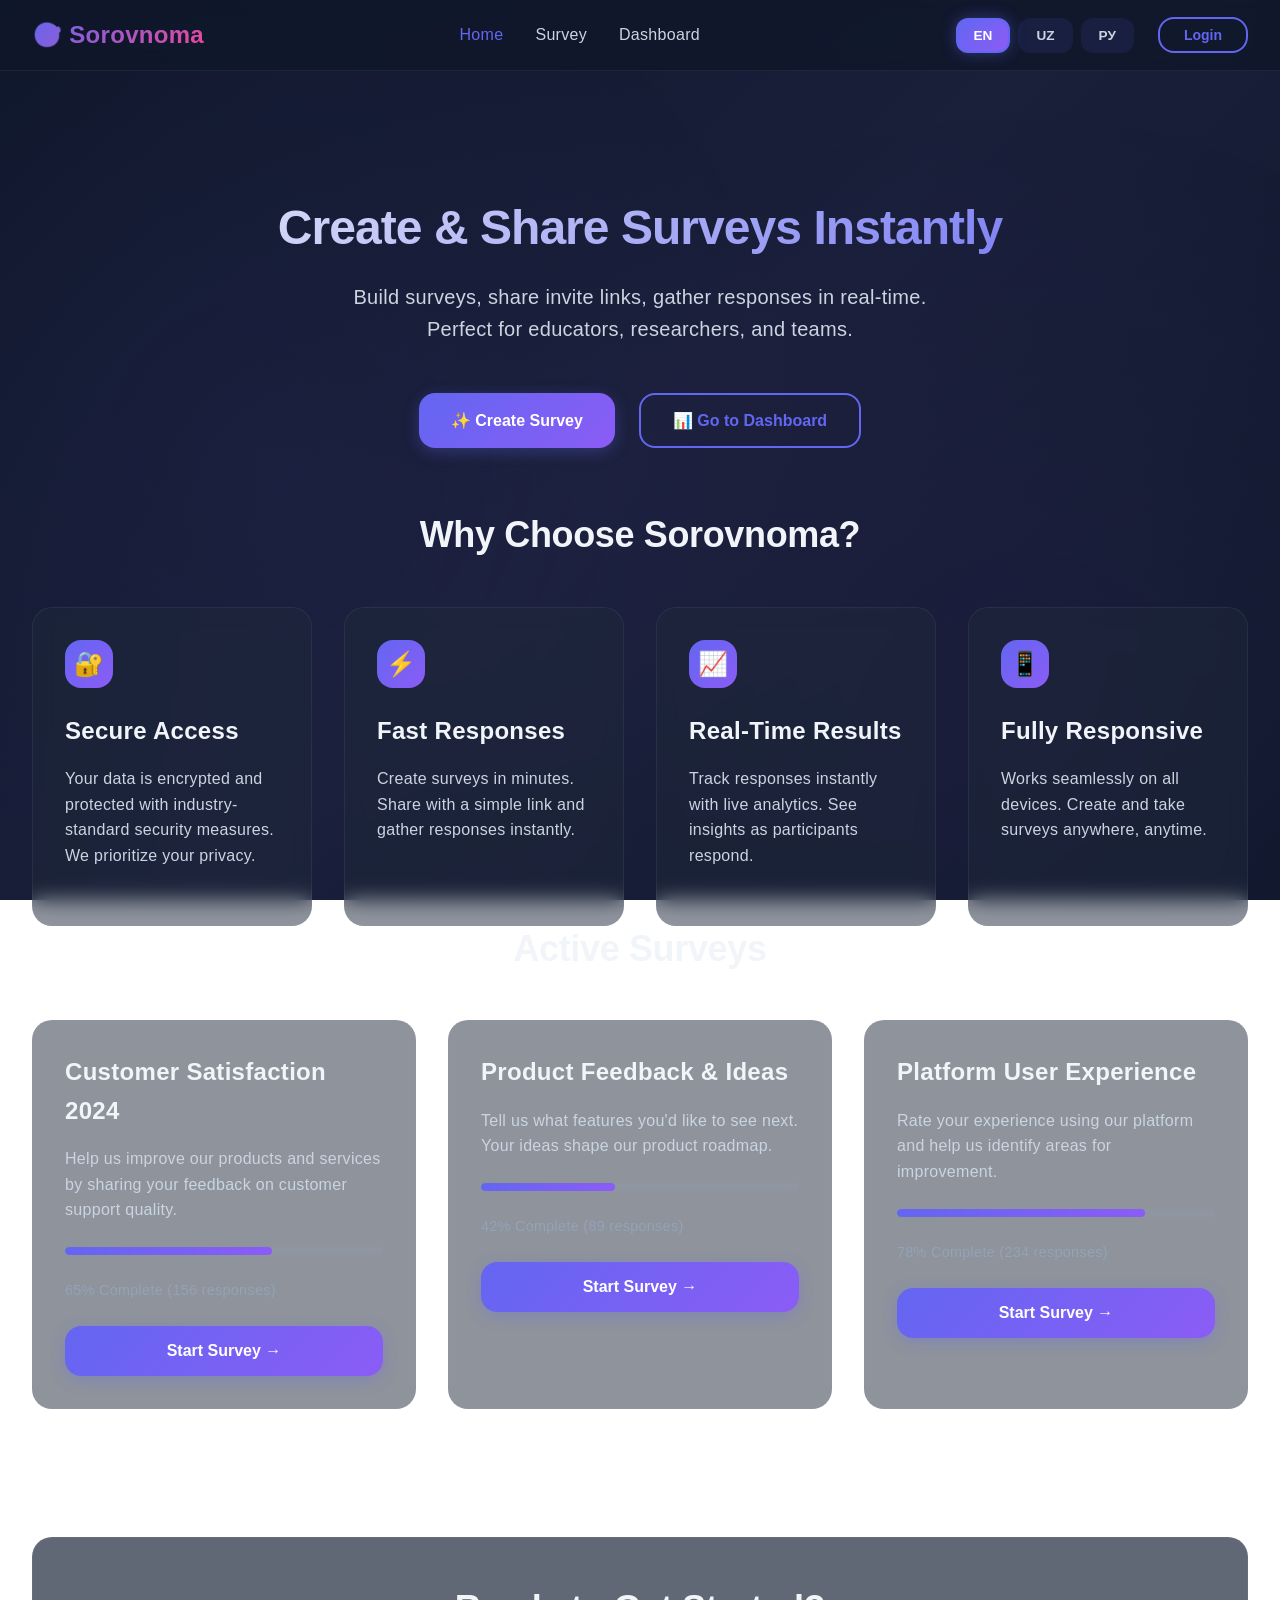
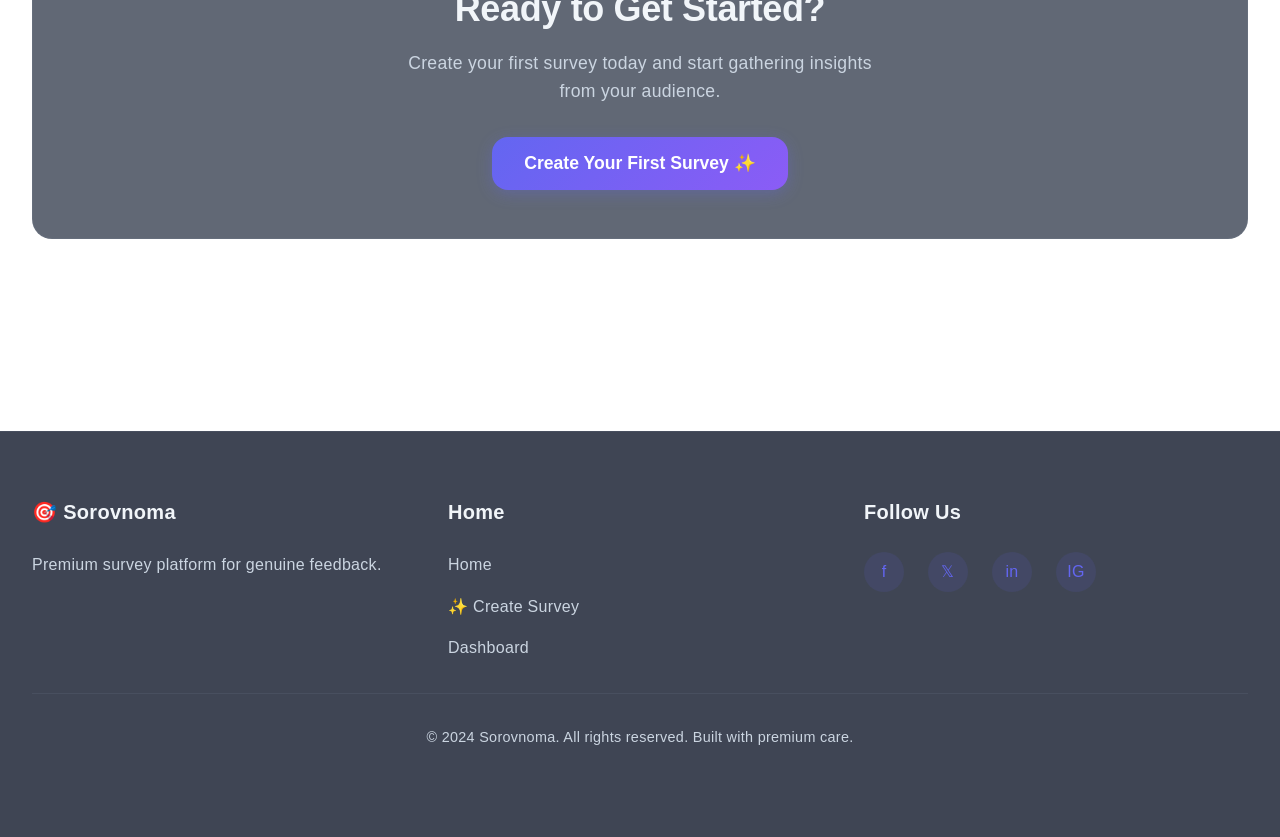
<file: index.html>
<!DOCTYPE html>
<html lang="en">
<head>
  <meta charset="UTF-8" />
  <meta name="viewport" content="width=device-width, initial-scale=1.0" />
  <title>Sorovnoma - Premium Survey Platform</title>
  <link rel="stylesheet" href="styles.css" />
</head>
<body>
  <!-- Navigation -->
  <nav>
    <div class="nav-container">
      <div class="nav-logo">🎯 Sorovnoma</div>
      <ul class="nav-links">
        <li class="nav-link active" id="nav-home" data-i18n="navbar.home">Home</li>
        <li class="nav-link" id="nav-survey" data-i18n="navbar.survey">Survey</li>
        <li class="nav-link" id="nav-dashboard" data-i18n="navbar.dashboard">Dashboard</li>
      </ul>
      <div style="display: flex; gap: 1.5rem; align-items: center; flex-wrap: wrap">
        <!-- Language Switcher -->
        <div class="language-switcher">
          <button class="lang-btn active" data-lang="en" onclick="setLanguage('en')">EN</button>
          <button class="lang-btn" data-lang="uz" onclick="setLanguage('uz')">UZ</button>
          <button class="lang-btn" data-lang="ru" onclick="setLanguage('ru')">РУ</button>
        </div>
        <div class="nav-auth" id="nav-auth">
          <button class="btn btn-secondary btn-small" id="nav-login" data-i18n="navbar.login">Login</button>
        </div>
      </div>
    </div>
  </nav>

  <!-- Main Content -->
  <main class="page">
    <!-- Hero Section -->
    <section class="hero container">
      <h1 data-i18n="home.heroTitle">Create & Share Surveys Instantly</h1>
      <p data-i18n="home.heroDescription">
        Build surveys, share invite links, gather responses in real-time. Perfect for educators, researchers, and teams.
      </p>
      <div class="hero-buttons">
        <button class="btn btn-primary" onclick="handleStartSurvey()" data-i18n="home.startSurvey">
          ✨ Create Survey
        </button>
        <button class="btn btn-secondary" onclick="handleGoDashboard()" data-i18n="home.goDashboard">
          📊 Go to Dashboard
        </button>
      </div>
    </section>

    <!-- Features Section -->
    <section class="container">
      <h2 style="text-align: center; margin-bottom: 3rem" data-i18n="home.whyChoose">Why Choose Sorovnoma?</h2>
      <div style="display: grid; grid-template-columns: repeat(auto-fit, minmax(280px, 1fr)); gap: 2rem">
        <!-- Feature 1 -->
        <div class="card card-glass">
          <div class="card-icon">🔐</div>
          <h3 data-i18n="home.secureTitle">Secure Access</h3>
          <p data-i18n="home.secureDesc">
            Your data is encrypted and protected with industry-standard security measures. We prioritize
            your privacy.
          </p>
        </div>

        <!-- Feature 2 -->
        <div class="card card-glass">
          <div class="card-icon">⚡</div>
          <h3 data-i18n="home.fastTitle">Fast Responses</h3>
          <p data-i18n="home.fastDesc">
            Complete surveys in minutes. Our intuitive interface makes it quick and easy to share your
            feedback.
          </p>
        </div>

        <!-- Feature 3 -->
        <div class="card card-glass">
          <div class="card-icon">📈</div>
          <h3 data-i18n="home.resultsTitle">Real-Time Results</h3>
          <p data-i18n="home.resultsDesc">
            Track survey results instantly with live analytics. See insights as responses come in from
            participants.
          </p>
        </div>

        <!-- Feature 4 -->
        <div class="card card-glass">
          <div class="card-icon">📱</div>
          <h3 data-i18n="home.responsiveTitle">Fully Responsive</h3>
          <p data-i18n="home.responsiveDesc">
            Works seamlessly on all devices. Take surveys anywhere, anytime - desktop, tablet, or mobile.
          </p>
        </div>
      </div>
    </section>

    <!-- Active Surveys Section -->
    <section class="container">
      <h2 style="text-align: center; margin-bottom: 3rem" data-i18n="home.activeSurveys">Active Surveys</h2>
      <div style="display: grid; grid-template-columns: repeat(auto-fit, minmax(320px, 1fr)); gap: 2rem">
        <!-- Survey Card 1 -->
        <div class="card card-glass">
          <h3>Customer Satisfaction 2024</h3>
          <p style="margin-bottom: 1.5rem">
            Help us improve our products and services by sharing your feedback on customer support quality.
          </p>
          <div class="progress-bar">
            <div class="progress-fill" style="width: 65%"></div>
          </div>
          <p style="font-size: 0.9rem; color: var(--text-tertiary); margin-bottom: 1.5rem">
            65<span data-i18n="home.surveyComplete"> % Complete</span> (156 responses)
          </p>
          <button class="btn btn-primary" style="width: 100%" onclick="handleStartSurvey()" data-i18n="home.startSurveyBtn">
            Start Survey →
          </button>
        </div>

        <!-- Survey Card 2 -->
        <div class="card card-glass">
          <h3>Product Feedback & Ideas</h3>
          <p style="margin-bottom: 1.5rem">
            Tell us what features you'd like to see next. Your ideas shape our product roadmap.
          </p>
          <div class="progress-bar">
            <div class="progress-fill" style="width: 42%"></div>
          </div>
          <p style="font-size: 0.9rem; color: var(--text-tertiary); margin-bottom: 1.5rem">
            42<span data-i18n="home.surveyComplete"> % Complete</span> (89 responses)
          </p>
          <button class="btn btn-primary" style="width: 100%" onclick="handleStartSurvey()" data-i18n="home.startSurveyBtn">
            Start Survey →
          </button>
        </div>

        <!-- Survey Card 3 -->
        <div class="card card-glass">
          <h3>Platform User Experience</h3>
          <p style="margin-bottom: 1.5rem">
            Rate your experience using our platform and help us identify areas for improvement.
          </p>
          <div class="progress-bar">
            <div class="progress-fill" style="width: 78%"></div>
          </div>
          <p style="font-size: 0.9rem; color: var(--text-tertiary); margin-bottom: 1.5rem">
            78<span data-i18n="home.surveyComplete"> % Complete</span> (234 responses)
          </p>
          <button class="btn btn-primary" style="width: 100%" onclick="handleStartSurvey()" data-i18n="home.startSurveyBtn">
            Start Survey →
          </button>
        </div>
      </div>
    </section>

    <!-- CTA Section -->
    <section class="container" style="text-align: center; padding: 4rem 2rem; margin-top: 4rem">
      <div class="glass" style="padding: 3rem">
        <h2 style="margin-bottom: 1rem" data-i18n="home.ready">Ready to Make an Impact?</h2>
        <p style="max-width: 500px; margin: 0 auto 2rem; font-size: 1.1rem" data-i18n="home.readyDesc">
          Join thousands of users who are already sharing their feedback and shaping the future of great
          products.
        </p>
        <button class="btn btn-primary" onclick="handleStartSurvey()" style="font-size: 1.1rem; padding: 1rem 2rem" data-i18n="home.getStarted">
          Get Started Now ✨
        </button>
      </div>
    </section>
  </main>

  <!-- Footer -->
  <footer>
    <div class="footer-content">
      <div class="footer-section">
        <h4>🎯 Sorovnoma</h4>
        <p>Premium survey platform for genuine feedback.</p>
      </div>
      <div class="footer-section">
        <h4 data-i18n="navbar.home">Quick Links</h4>
        <div class="footer-links">
          <a href="index.html" data-i18n="navbar.home">Home</a>
          <a href="#" onclick="handleStartSurvey()" data-i18n="home.startSurvey">Start Survey</a>
          <a href="#" onclick="handleGoDashboard()" data-i18n="navbar.dashboard">Dashboard</a>
        </div>
      </div>
      <div class="footer-section">
        <h4>Follow Us</h4>
        <div class="social-icons">
          <div class="social-icon">f</div>
          <div class="social-icon">𝕏</div>
          <div class="social-icon">in</div>
          <div class="social-icon">IG</div>
        </div>
      </div>
    </div>
    <div class="footer-bottom">
      <p data-i18n="home.footerCopyright">&copy; 2024 Sorovnoma. All rights reserved. Built with premium care.</p>
    </div>
  </footer>

  <!-- Modal -->
  <div id="modal-overlay" class="modal-overlay"></div>

  <script src="app.js"></script>
  <script>
    document.addEventListener('DOMContentLoaded', () => {
      // Update language buttons
      updateLanguageButtons();

      // Apply saved language
      applyTranslations(currentLanguage);
    });

    function updateLanguageButtons() {
      document.querySelectorAll('.lang-btn').forEach((btn) => {
        btn.classList.remove('active');
        if (btn.dataset.lang === currentLanguage) {
          btn.classList.add('active');
        }
      });
    }

    // Override setLanguage to update buttons
    const originalSetLanguage = window.setLanguage;
    window.setLanguage = function (lang) {
      originalSetLanguage(lang);
      updateLanguageButtons();
    };

    function handleStartSurvey() {
      if (!Auth.isAuthenticated()) {
        AppState.returnUrl = 'dashboard.html';
        sessionStorage.setItem('returnUrl', 'dashboard.html');
        window.location.href = 'auth.html';
      } else {
        window.location.href = 'dashboard.html';
      }
    }

    function handleGoDashboard() {
      if (!Auth.isAuthenticated()) {
        AppState.returnUrl = 'dashboard.html';
        sessionStorage.setItem('returnUrl', 'dashboard.html');
        window.location.href = 'auth.html';
      } else {
        window.location.href = 'dashboard.html';
      }
    }
  </script>
</body>
</html>
</file>
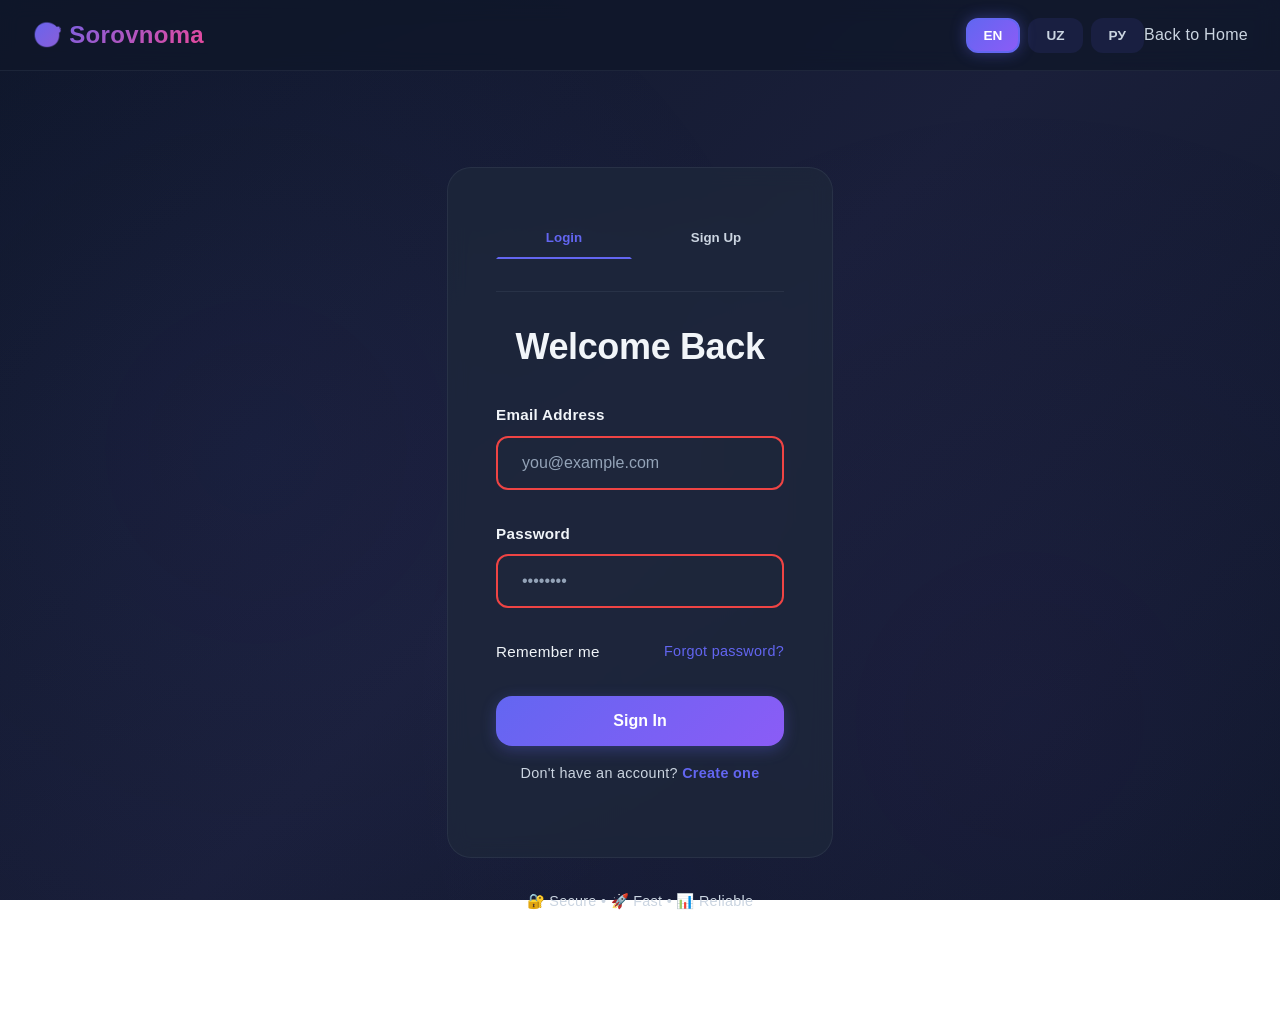
<file: auth.html>
<!DOCTYPE html>
<html lang="en">
<head>
  <meta charset="UTF-8" />
  <meta name="viewport" content="width=device-width, initial-scale=1.0" />
  <title>Login / Sign Up - Sorovnoma</title>
  <link rel="stylesheet" href="styles.css" />
</head>
<body>
  <!-- Navigation -->
  <nav>
    <div class="nav-container">
      <div class="nav-logo">🎯 Sorovnoma</div>
      <div style="flex: 1"></div>
      <div class="language-switcher">
        <button class="lang-btn active" data-lang="en" onclick="setLanguage('en')">EN</button>
        <button class="lang-btn" data-lang="uz" onclick="setLanguage('uz')">UZ</button>
        <button class="lang-btn" data-lang="ru" onclick="setLanguage('ru')">РУ</button>
      </div>
      <a href="index.html" class="nav-link" data-i18n="auth.backToHome">Back to Home</a>
    </div>
  </nav>

  <!-- Main Content -->
  <main class="page" style="display: flex; align-items: center; justify-content: center; min-height: calc(100vh - 200px)">
    <div style="width: 100%; max-width: 450px; padding: 2rem">
      <!-- Auth Container -->
      <div class="glass" style="padding: 3rem; border-radius: 24px">
        <!-- Tabs -->
        <div
          style="
            display: grid;
            grid-template-columns: 1fr 1fr;
            gap: 1rem;
            margin-bottom: 2rem;
            padding-bottom: 2rem;
            border-bottom: 1px solid rgba(148, 163, 184, 0.1);
          "
        >
          <button
            class="btn-tab active"
            id="tab-login"
            onclick="switchTab('login')"
            style="
              background: transparent;
              border: 2px solid transparent;
              border-bottom: 2px solid var(--primary);
              color: var(--primary);
              padding: 0.75rem;
              font-weight: 600;
              transition: all var(--transition-base);
            "
            data-i18n="auth.login"
          >
            Login
          </button>
          <button
            class="btn-tab"
            id="tab-signup"
            onclick="switchTab('signup')"
            style="
              background: transparent;
              border: 2px solid transparent;
              color: var(--text-secondary);
              padding: 0.75rem;
              font-weight: 600;
              transition: all var(--transition-base);
            "
            data-i18n="auth.signup"
          >
            Sign Up
          </button>
        </div>

        <!-- Login Form -->
        <form id="login-form" class="auth-form" style="display: block">
          <h2 style="text-align: center; margin-bottom: 2rem" data-i18n="auth.welcomeBack">Welcome Back</h2>

          <div class="form-group">
            <label data-i18n="auth.email">Email Address</label>
            <input
              type="email"
              id="login-email"
              data-field="login-email"
              data-i18n-placeholder="auth.emailPlaceholder"
              placeholder="you@example.com"
              required
            />
            <div class="form-error"></div>
          </div>

          <div class="form-group">
            <label data-i18n="auth.password">Password</label>
            <input
              type="password"
              id="login-password"
              data-field="login-password"
              data-i18n-placeholder="auth.passwordPlaceholder"
              placeholder="••••••••"
              required
            />
            <div class="form-error"></div>
          </div>

          <div style="display: flex; justify-content: space-between; align-items: center; margin-bottom: 2rem">
            <label style="display: flex; align-items: center; margin: 0; font-weight: 400" data-i18n="auth.rememberMe">
              <input
                type="checkbox"
                id="remember-me"
                style="width: 18px; height: 18px; margin-right: 0.5rem"
              />
              Remember me
            </label>
            <a href="#" style="font-size: 0.9rem; color: var(--primary)" data-i18n="auth.forgotPassword">Forgot password?</a>
          </div>

          <button type="submit" class="btn btn-primary" style="width: 100%; margin-bottom: 1rem" data-i18n="auth.signIn">
            Sign In
          </button>

          <p style="text-align: center; color: var(--text-secondary); font-size: 0.9rem">
            <span data-i18n="auth.dontHaveAccount">Don't have an account?</span>
            <a href="#" onclick="switchTab('signup')" style="color: var(--primary); font-weight: 600" data-i18n="auth.createOne">
              Create one
            </a>
          </p>
        </form>

        <!-- Signup Form -->
        <form id="signup-form" class="auth-form" style="display: none">
          <h2 style="text-align: center; margin-bottom: 2rem" data-i18n="auth.createAccount">Create Account</h2>

          <div class="form-group">
            <label data-i18n="auth.fullName">Full Name</label>
            <input
              type="text"
              id="signup-fullname"
              data-field="signup-fullname"
              data-i18n-placeholder="auth.fullNamePlaceholder"
              placeholder="John Doe"
              required
            />
            <div class="form-error"></div>
          </div>

          <div class="form-group">
            <label data-i18n="auth.email">Email Address</label>
            <input
              type="email"
              id="signup-email"
              data-field="signup-email"
              data-i18n-placeholder="auth.emailPlaceholder"
              placeholder="you@example.com"
              required
            />
            <div class="form-error"></div>
          </div>

          <div class="form-group">
            <label data-i18n="auth.password">Password</label>
            <input
              type="password"
              id="signup-password"
              data-field="signup-password"
              data-i18n-placeholder="auth.passwordPlaceholder"
              placeholder="••••••••"
              required
            />
            <div class="password-strength">
              <div class="password-strength-bar" id="password-strength-bar"></div>
            </div>
            <div class="password-strength-text" id="password-strength-text" data-i18n="auth.passwordMin">
              At least 8 characters
            </div>
            <div class="form-error"></div>
          </div>

          <div class="form-group">
            <label data-i18n="auth.confirmPassword">Confirm Password</label>
            <input
              type="password"
              id="signup-confirm"
              data-field="signup-confirm"
              data-i18n-placeholder="auth.passwordPlaceholder"
              placeholder="••••••••"
              required
            />
            <div class="form-error"></div>
          </div>

          <div style="display: flex; align-items: flex-start; gap: 0.75rem; margin-bottom: 2rem">
            <input
              type="checkbox"
              id="terms"
              style="width: 18px; height: 18px; margin-top: 2px; flex-shrink: 0"
              required
            />
            <label style="font-weight: 400; margin: 0" data-i18n="auth.agreeTerms">
              I agree to the Terms of Service and Privacy Policy
            </label>
          </div>

          <button type="submit" class="btn btn-primary" style="width: 100%; margin-bottom: 1rem" data-i18n="auth.signup">
            Create Account
          </button>

          <p style="text-align: center; color: var(--text-secondary); font-size: 0.9rem">
            <span data-i18n="auth.alreadyHave">Already have an account?</span>
            <a href="#" onclick="switchTab('login')" style="color: var(--primary); font-weight: 600" data-i18n="auth.login">
              Sign in
            </a>
          </p>
        </form>
      </div>

      <!-- Trust Indicators -->
      <div style="margin-top: 2rem; text-align: center; color: var(--text-tertiary); font-size: 0.9rem">
        <p><span data-i18n="auth.secure">🔐 Secure</span> • <span data-i18n="auth.fast">🚀 Fast</span> • <span data-i18n="auth.reliable">📊 Reliable</span></p>
      </div>
    </div>
  </main>

  <!-- Modal -->
  <div id="modal-overlay" class="modal-overlay"></div>

  <script src="app.js"></script>
  <script>
    document.addEventListener('DOMContentLoaded', () => {
      updateLanguageButtons();
      applyTranslations(currentLanguage);
    });

    function updateLanguageButtons() {
      document.querySelectorAll('.lang-btn').forEach((btn) => {
        btn.classList.remove('active');
        if (btn.dataset.lang === currentLanguage) {
          btn.classList.add('active');
        }
      });
    }

    // Override setLanguage to update buttons
    const originalSetLanguage = window.setLanguage;
    window.setLanguage = function (lang) {
      originalSetLanguage(lang);
      updateLanguageButtons();
    };

    // Tab switching
    function switchTab(tab) {
      // Update buttons
      const loginTab = document.getElementById('tab-login');
      const signupTab = document.getElementById('tab-signup');

      if (tab === 'login') {
        loginTab.style.borderBottomColor = 'var(--primary)';
        loginTab.style.color = 'var(--primary)';
        signupTab.style.borderBottomColor = 'transparent';
        signupTab.style.color = 'var(--text-secondary)';

        document.getElementById('login-form').style.display = 'block';
        document.getElementById('signup-form').style.display = 'none';
      } else {
        loginTab.style.borderBottomColor = 'transparent';
        loginTab.style.color = 'var(--text-secondary)';
        signupTab.style.borderBottomColor = 'var(--primary)';
        signupTab.style.color = 'var(--primary)';

        document.getElementById('login-form').style.display = 'none';
        document.getElementById('signup-form').style.display = 'block';
      }

      FormValidator.clearErrors();
    }

    // Password strength indicator
    document.getElementById('signup-password')?.addEventListener('input', (e) => {
      const password = e.target.value;
      const strength = Auth.getPasswordStrength(password);
      const bar = document.getElementById('password-strength-bar');
      const text = document.getElementById('password-strength-text');

      bar.classList.remove('weak', 'fair', 'strong');
      bar.classList.add(strength);

      if (strength === 'weak') {
        text.textContent = getTranslation('auth.passwordWeak');
      } else if (strength === 'fair') {
        text.textContent = getTranslation('auth.passwordFair');
      } else {
        text.textContent = getTranslation('auth.passwordStrong');
      }
    });

    // Login form submission
    document.getElementById('login-form').addEventListener('submit', (e) => {
      e.preventDefault();
      FormValidator.clearErrors();

      const email = document.getElementById('login-email').value;
      const password = document.getElementById('login-password').value;

      const result = Auth.signin(email, password);

      if (result.success) {
        Toast.success(getTranslation('toast.loggedIn'));
        setTimeout(() => {
          const returnUrl = AppState.returnUrl;
          sessionStorage.removeItem('returnUrl');
          window.location.href = returnUrl || 'dashboard.html';
        }, 500);
      } else {
        Object.entries(result.errors).forEach(([field, message]) => {
          FormValidator.showError(field === 'email' ? 'login-email' : 'login-password', message);
        });
      }
    });

    // Signup form submission
    document.getElementById('signup-form').addEventListener('submit', (e) => {
      e.preventDefault();
      FormValidator.clearErrors();

      const fullName = document.getElementById('signup-fullname').value;
      const email = document.getElementById('signup-email').value;
      const password = document.getElementById('signup-password').value;
      const confirmPassword = document.getElementById('signup-confirm').value;

      // Validate password match
      if (password !== confirmPassword) {
        FormValidator.showError('signup-confirm', getTranslation('errors.passwordMismatch'));
        return;
      }

      // Validate terms
      if (!document.getElementById('terms').checked) {
        Toast.error(getTranslation('errors.agreeTerms'));
        return;
      }

      const result = Auth.signup(fullName, email, password);

      if (result.success) {
        Toast.success(getTranslation('toast.accountCreated'));
        setTimeout(() => {
          const returnUrl = AppState.returnUrl;
          sessionStorage.removeItem('returnUrl');
          window.location.href = returnUrl || 'index.html';
        }, 500);
      } else {
        Object.entries(result.errors).forEach(([field, message]) => {
          FormValidator.showError(`signup-${field}`, message);
        });
      }
    });

    // Initialize
    window.addEventListener('load', () => {
      updateNavbar();
    });
  </script>
</body>
</html>
</file>
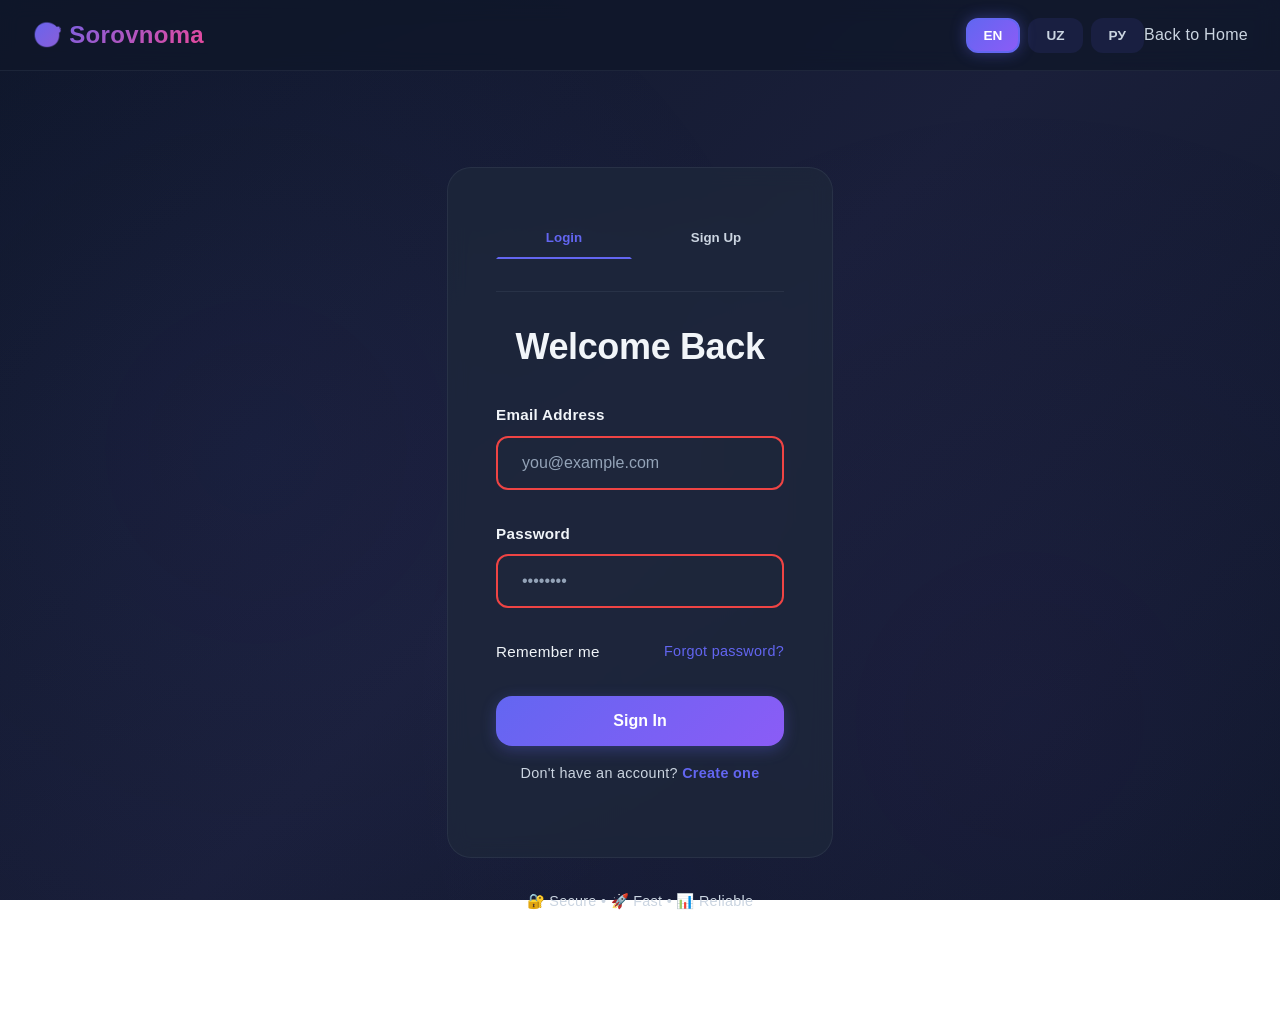
<file: dashboard.html>
<!DOCTYPE html>
<html lang="en">
<head>
  <meta charset="UTF-8" />
  <meta name="viewport" content="width=device-width, initial-scale=1.0" />
  <title>Dashboard - Sorovnoma</title>
  <link rel="stylesheet" href="styles.css" />
</head>
<body>
  <!-- Navigation -->
  <nav>
    <div class="nav-container">
      <div class="nav-logo">🎯 Sorovnoma</div>
      <ul class="nav-links">
        <li class="nav-link" id="nav-home" data-i18n="navbar.home">Home</li>
        <li class="nav-link active" id="nav-dashboard" data-i18n="navbar.dashboard">Dashboard</li>
      </ul>
      <div style="display: flex; gap: 1.5rem; align-items: center; flex-wrap: wrap">
        <div class="language-switcher">
          <button class="lang-btn active" data-lang="en" onclick="setLanguage('en')">EN</button>
          <button class="lang-btn" data-lang="uz" onclick="setLanguage('uz')">UZ</button>
          <button class="lang-btn" data-lang="ru" onclick="setLanguage('ru')">РУ</button>
        </div>
        <div class="nav-auth" id="nav-auth"></div>
      </div>
    </div>
  </nav>

  <!-- Main Content -->
  <main class="page">
    <div class="container">
      <!-- Header -->
      <div style="display: flex; justify-content: space-between; align-items: center; margin-bottom: 3rem; flex-wrap: wrap; gap: 1rem">
        <div>
          <h1 data-i18n="dashboard.title">Your Dashboard</h1>
          <p style="margin: 0; color: var(--text-secondary)" data-i18n="dashboard.subtitle">Manage your surveys and results</p>
        </div>
        <button class="btn btn-primary" onclick="openCreateSurveyModal()" data-i18n="dashboard.createSurvey">
          ✨ Create New Survey
        </button>
      </div>

      <!-- Surveys List -->
      <section>
        <h2 style="margin-bottom: 2rem" data-i18n="dashboard.mySurveys">My Surveys</h2>
        <div id="surveys-list" style="display: grid; grid-template-columns: repeat(auto-fill, minmax(350px, 1fr)); gap: 2rem">
          <div style="text-align: center; padding: 3rem; color: var(--text-tertiary)" data-i18n="dashboard.noSurveys">
            No surveys created yet. Create your first survey!
          </div>
        </div>
      </section>
    </div>
  </main>

  <!-- Footer -->
  <footer>
    <div class="footer-bottom">
      <p data-i18n="home.footerCopyright">&copy; 2024 Sorovnoma. All rights reserved.</p>
    </div>
  </footer>

  <!-- Create Survey Modal -->
  <div id="create-survey-modal" class="modal-overlay" style="display: none">
    <div class="modal" style="max-width: 600px">
      <h2 data-i18n="dashboard.createSurveyModal">Create New Survey</h2>

      <form id="create-survey-form" style="margin-top: 2rem">
        <div class="form-group">
          <label data-i18n="dashboard.surveyTitleLabel">Survey Title</label>
          <input
            type="text"
            id="survey-title"
            data-field="survey-title"
            data-i18n-placeholder="dashboard.surveyTitleLabel"
            placeholder="Survey Title"
            required
          />
          <div class="form-error"></div>
        </div>

        <div class="form-group">
          <label data-i18n="dashboard.surveyDescLabel">Description (optional)</label>
          <textarea
            id="survey-description"
            data-i18n-placeholder="dashboard.surveyDescLabel"
            placeholder="Description (optional)"
            rows="3"
          ></textarea>
        </div>

        <div id="questions-container" style="margin: 2rem 0; padding: 1.5rem; background: rgba(99, 102, 241, 0.05); border-radius: 12px">
          <div style="display: flex; justify-content: space-between; align-items: center; margin-bottom: 1.5rem">
            <h3 style="margin: 0" data-i18n="survey.q1">Questions</h3>
            <button type="button" class="btn btn-primary btn-small" onclick="addQuestion()" data-i18n="dashboard.addQuestion">
              + Add Question
            </button>
          </div>
          <div id="questions-list"></div>
        </div>

        <div style="display: flex; gap: 1rem; margin-top: 2rem">
          <button type="submit" class="btn btn-primary" data-i18n="dashboard.create">Create Survey</button>
          <button type="button" class="btn btn-secondary" onclick="closeCreateSurveyModal()" data-i18n="dashboard.cancel">Cancel</button>
        </div>
      </form>
    </div>
  </div>

  <!-- Modal Overlay -->
  <div id="modal-overlay" class="modal-overlay"></div>

  <script src="app.js"></script>
  <script>
    let currentQuestions = [];

    document.addEventListener('DOMContentLoaded', () => {
      if (!Auth.requireAuth()) return;

      updateLanguageButtons();
      applyTranslations(currentLanguage);

      // Load user surveys
      loadSurveys();

      // Initialize form
      addQuestion();

      // Submit form
      document.getElementById('create-survey-form').addEventListener('submit', (e) => {
        e.preventDefault();
        createSurvey();
      });
    });

    function updateLanguageButtons() {
      document.querySelectorAll('.lang-btn').forEach((btn) => {
        btn.classList.remove('active');
        if (btn.dataset.lang === currentLanguage) {
          btn.classList.add('active');
        }
      });
    }

    const originalSetLanguage = window.setLanguage;
    window.setLanguage = function (lang) {
      originalSetLanguage(lang);
      updateLanguageButtons();
      loadSurveys();
    };

    function loadSurveys() {
      const surveys = SurveyDB.getSurveysByHost(AppState.currentUser.email);
      const surveysList = document.getElementById('surveys-list');

      if (surveys.length === 0) {
        surveysList.innerHTML = `<div style="grid-column: 1/-1; text-align: center; padding: 3rem; color: var(--text-tertiary)" data-i18n="dashboard.noSurveys">
          No surveys created yet. Create your first survey!
        </div>`;
        return;
      }

      surveysList.innerHTML = surveys
        .map((survey) => {
          const stats = SubmissionDB.getStats(survey.id);
          return `
            <div class="survey-card card card-glass">
              <div style="display: flex; justify-content: space-between; align-items: start; margin-bottom: 1rem">
                <div>
                  <h3>${survey.title}</h3>
                  <p style="font-size: 0.9rem; color: var(--text-tertiary); margin: 0">${survey.description || ''}</p>
                </div>
                <span class="status-badge status-${survey.status}">${getTranslation(`dashboard.${survey.status}`)}</span>
              </div>

              <div style="display: grid; grid-template-columns: 1fr 1fr; gap: 1rem; margin: 1rem 0; padding: 1rem 0; border-top: 1px solid rgba(148, 163, 184, 0.1); border-bottom: 1px solid rgba(148, 163, 184, 0.1)">
                <div>
                  <p style="font-size: 0.85rem; color: var(--text-tertiary); margin: 0">${getTranslation('survey.questions')}</p>
                  <p style="font-size: 1.2rem; font-weight: 600; color: var(--primary); margin: 0">${survey.questions.length}</p>
                </div>
                <div>
                  <p style="font-size: 0.85rem; color: var(--text-tertiary); margin: 0">${getTranslation('survey.participants')}</p>
                  <p style="font-size: 1.2rem; font-weight: 600; color: var(--secondary); margin: 0">${survey.participants.length}</p>
                </div>
              </div>

              <div style="display: flex; gap: 0.5rem; flex-wrap: wrap; margin-top: 1rem">
                <button class="btn btn-primary btn-small" onclick="openLobby('${survey.id}')">
                  ${getTranslation('dashboard.openLobby')}
                </button>
                <button class="btn btn-secondary btn-small" onclick="viewResults('${survey.id}')">
                  ${getTranslation('dashboard.viewResults')}
                </button>
                <button class="btn btn-secondary btn-small" onclick="deleteSurvey('${survey.id}')" style="color: var(--error); border-color: var(--error)">
                  ${getTranslation('dashboard.delete')}
                </button>
              </div>
            </div>
          `;
        })
        .join('');
    }

    function openCreateSurveyModal() {
      document.getElementById('create-survey-modal').style.display = 'flex';
      currentQuestions = [];
      addQuestion();
    }

    function closeCreateSurveyModal() {
      document.getElementById('create-survey-modal').style.display = 'none';
    }

    function addQuestion() {
      const questionId = 'q_' + Date.now() + '_' + Math.random();
      const questionsListDiv = document.getElementById('questions-list');

      const questionDiv = document.createElement('div');
      questionDiv.id = `question-${questionId}`;
      questionDiv.className = 'question-item';
      questionDiv.style.cssText = `
        margin-bottom: 1rem;
        padding: 1rem;
        background: rgba(30, 41, 59, 0.5);
        border-radius: 8px;
        border: 1px solid rgba(99, 102, 241, 0.2);
      `;

      questionDiv.innerHTML = `
        <div style="display: grid; grid-template-columns: 1fr auto; gap: 1rem; margin-bottom: 1rem">
          <input
            type="text"
            data-question-id="${questionId}"
            data-field="question-text"
            class="question-text-input"
            placeholder="Enter your question"
            style="padding: 0.75rem; background: rgba(30, 41, 59, 0.5); border: 1px solid rgba(148, 163, 184, 0.2); border-radius: 8px; color: var(--text-primary)"
          />
          <select
            data-question-id="${questionId}"
            data-field="question-type"
            class="question-type-select"
            style="padding: 0.75rem; background: rgba(30, 41, 59, 0.5); border: 1px solid rgba(148, 163, 184, 0.2); border-radius: 8px; color: var(--text-primary); min-width: 150px"
          >
            <option value="radio">${getTranslation('dashboard.multipleChoice')}</option>
            <option value="checkbox">${getTranslation('dashboard.checkboxes')}</option>
            <option value="rating">${getTranslation('dashboard.rating')}</option>
            <option value="text">${getTranslation('dashboard.shortText')}</option>
            <option value="dropdown">${getTranslation('dashboard.dropdown')}</option>
          </select>
          <button type="button" class="btn btn-secondary btn-small" onclick="removeQuestion('${questionId}')" style="color: var(--error)">
            ${getTranslation('dashboard.removeQuestion')}
          </button>
        </div>
      `;

      questionsListDiv.appendChild(questionDiv);
      currentQuestions.push(questionId);
    }

    function removeQuestion(questionId) {
      document.getElementById(`question-${questionId}`).remove();
      currentQuestions = currentQuestions.filter((id) => id !== questionId);
    }

    function createSurvey() {
      const title = document.getElementById('survey-title').value.trim();
      const description = document.getElementById('survey-description').value.trim();

      if (!title) {
        Toast.error(getTranslation('errors.surveyTitle'));
        return;
      }

      const questions = [];
      currentQuestions.forEach((questionId) => {
        const textInput = document.querySelector(`input[data-question-id="${questionId}"]`);
        const typeSelect = document.querySelector(`select[data-question-id="${questionId}"]`);

        if (textInput && textInput.value.trim()) {
          questions.push({
            id: questionId,
            type: typeSelect.value,
            text: textInput.value.trim(),
          });
        }
      });

      if (questions.length === 0) {
        Toast.error(getTranslation('errors.atLeastOneQuestion'));
        return;
      }

      const survey = SurveyDB.createSurvey(AppState.currentUser.email, AppState.currentUser.name, title, description, questions);

      Toast.success(getTranslation('toast.surveyCreated'));
      closeCreateSurveyModal();

      // Reset form
      document.getElementById('create-survey-form').reset();
      currentQuestions = [];

      loadSurveys();
    }

    function openLobby(surveyId) {
      window.location.href = `survey.html?host=${surveyId}`;
    }

    function viewResults(surveyId) {
      window.location.href = `survey.html?results=${surveyId}`;
    }

    function deleteSurvey(surveyId) {
      if (confirm('Are you sure you want to delete this survey?')) {
        SurveyDB.deleteSurvey(surveyId);
        Toast.info('Survey deleted');
        loadSurveys();
      }
    }
  </script>
</body>
</html>
</file>
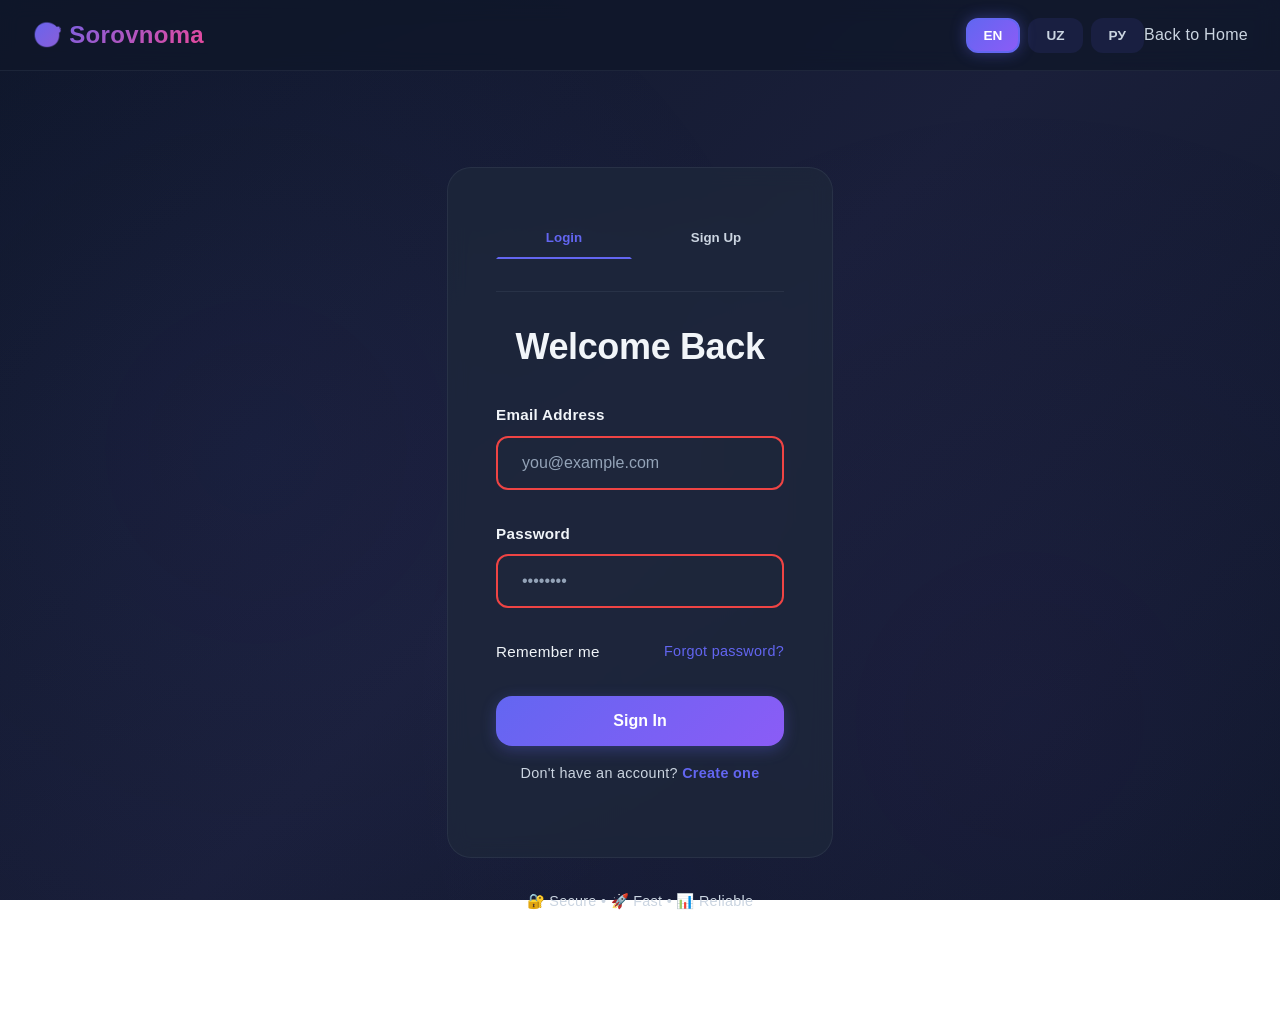
<file: survey.html>
<!DOCTYPE html>
<html lang="en">
<head>
  <meta charset="UTF-8" />
  <meta name="viewport" content="width=device-width, initial-scale=1.0" />
  <title>Survey - Sorovnoma</title>
  <link rel="stylesheet" href="styles.css" />
</head>
<body>
  <!-- Navigation -->
  <nav>
    <div class="nav-container">
      <div class="nav-logo">🎯 Sorovnoma</div>
      <ul class="nav-links">
        <li class="nav-link" id="nav-home" data-i18n="navbar.home">Home</li>
        <li class="nav-link active" id="nav-dashboard" data-i18n="navbar.dashboard">Dashboard</li>
      </ul>
      <div style="display: flex; gap: 1.5rem; align-items: center; flex-wrap: wrap">
        <div class="language-switcher">
          <button class="lang-btn active" data-lang="en" onclick="setLanguage('en')">EN</button>
          <button class="lang-btn" data-lang="uz" onclick="setLanguage('uz')">UZ</button>
          <button class="lang-btn" data-lang="ru" onclick="setLanguage('ru')">РУ</button>
        </div>
        <div class="nav-auth" id="nav-auth"></div>
      </div>
    </div>
  </nav>

  <!-- Main Content -->
  <main class="page">
    <div class="container">
      <!-- Lobby View (Host & Participant) -->
      <div id="lobby-view" style="display: none">
        <div style="text-align: center; margin-bottom: 3rem">
          <h1 id="survey-title" style="margin-bottom: 1rem"></h1>
          <p id="survey-description" style="max-width: 600px; margin: 0 auto; color: var(--text-secondary)"></p>
        </div>

        <div style="max-width: 600px; margin: 0 auto">
          <!-- Host Lobby -->
          <div id="host-lobby" style="display: none">
            <div class="glass" style="padding: 3rem; border-radius: 24px">
              <div style="text-align: center; margin-bottom: 2rem">
                <div style="font-size: 3rem; color: var(--primary); margin-bottom: 1rem">📋</div>
                <h2 data-i18n="survey.waitingParticipants">Waiting for participants...</h2>
              </div>

              <div style="background: rgba(99, 102, 241, 0.1); padding: 1.5rem; border-radius: 16px; margin-bottom: 2rem">
                <div style="display: flex; justify-content: space-between; align-items: center; margin-bottom: 1.5rem">
                  <span data-i18n="survey.inviteLink">Invite Link</span>
                  <button class="btn btn-primary btn-small" onclick="copyInviteLink()">
                    📋 <span data-i18n="survey.copyLink">Copy Link</span>
                  </button>
                </div>
                <input
                  type="text"
                  id="invite-link"
                  readonly
                  style="width: 100%; padding: 0.75rem; background: rgba(30, 41, 59, 0.8); border: 1px solid rgba(148, 163, 184, 0.2); border-radius: 8px; color: var(--text-secondary); font-size: 0.85rem"
                />
              </div>

              <div style="margin-bottom: 2rem">
                <h3 style="margin-bottom: 1rem" data-i18n="survey.participants">Participants</h3>
                <div id="participants-list" style="background: rgba(30, 41, 59, 0.5); padding: 1.5rem; border-radius: 12px; min-height: 100px">
                  <p style="color: var(--text-tertiary); text-align: center" data-i18n="survey.waitingParticipants">
                    Waiting for participants...
                  </p>
                </div>
                <p style="text-align: center; color: var(--primary); font-weight: 600; margin-top: 1rem">
                  <span id="participant-count">0</span> <span data-i18n="survey.participantsJoined">Participants joined</span>
                </p>
              </div>

              <button
                class="btn btn-primary"
                id="start-survey-btn"
                onclick="startSurvey()"
                style="width: 100%; font-size: 1.1rem; padding: 1rem"
                disabled
              >
                <span data-i18n="survey.startSurvey">Start Survey</span>
              </button>
            </div>
          </div>

          <!-- Participant Lobby -->
          <div id="participant-lobby" style="display: none">
            <div class="glass" style="padding: 3rem; border-radius: 24px; text-align: center">
              <div style="font-size: 3rem; margin-bottom: 1rem; animation: pulse 2s infinite">⏳</div>
              <h2 data-i18n="survey.lobby">Waiting for survey to start...</h2>
              <p style="color: var(--text-secondary); margin: 1rem 0" data-i18n="survey.surveyLive">Survey is live!</p>
              <p style="color: var(--text-tertiary); font-size: 0.9rem" id="participant-status">
                Host has not started the survey yet. Please wait...
              </p>
              <button class="btn btn-secondary btn-small" onclick="checkSurveyStatus()" style="margin-top: 1.5rem">
                🔄 Refresh
              </button>
            </div>
          </div>
        </div>
      </div>

      <!-- Survey Taking View -->
      <div id="survey-view" style="display: none">
        <div style="text-align: center; margin-bottom: 3rem">
          <h1 id="survey-title-taking" style="margin-bottom: 1rem"></h1>
        </div>

        <div style="max-width: 700px; margin: 0 auto; margin-bottom: 3rem">
          <div style="display: flex; justify-content: space-between; align-items: center; margin-bottom: 1rem">
            <span style="font-weight: 600; color: var(--text-primary)" data-i18n="survey.progress">Progress</span>
            <span id="progress-text" style="font-size: 0.9rem; color: var(--text-secondary)">1 of 5</span>
          </div>
          <div class="progress-bar">
            <div class="progress-fill" style="width: 20%"></div>
          </div>
        </div>

        <div style="max-width: 700px; margin: 0 auto; margin-bottom: 3rem">
          <div class="stepper" id="stepper"></div>
        </div>

        <div id="survey-container" class="survey-container"></div>

        <div class="survey-controls" style="max-width: 700px; margin: 0 auto">
          <button id="btn-back" class="btn btn-secondary" onclick="Survey.back()" style="display: none" data-i18n="survey.back">
            ← Back
          </button>
          <button id="btn-next" class="btn btn-primary" onclick="Survey.next()" data-i18n="survey.next">
            Next →
          </button>
          <button
            id="btn-submit"
            class="btn btn-primary"
            onclick="submitSurveyResponse()"
            style="display: none; background: linear-gradient(135deg, var(--success) 0%, #059669 100%)"
            data-i18n="survey.submit"
          >
            ✓ Submit Survey
          </button>
        </div>
      </div>

      <!-- Results View -->
      <div id="results-view" style="display: none">
        <div style="text-align: center; margin-bottom: 3rem">
          <h1 id="results-title" style="margin-bottom: 1rem"></h1>
          <p style="color: var(--text-secondary)"><span data-i18n="survey.viewResults">View Results</span></p>
        </div>

        <!-- Host Results -->
        <div id="host-results" style="display: none">
          <div style="max-width: 1000px; margin: 0 auto">
            <div style="display: grid; grid-template-columns: repeat(auto-fit, minmax(250px, 1fr)); gap: 1.5rem; margin-bottom: 3rem">
              <div class="stat-card">
                <div class="stat-value" id="total-participants">0</div>
                <div class="stat-label" data-i18n="dashboard.totalParticipants">Total Participants</div>
              </div>
              <div class="stat-card">
                <div class="stat-value" id="total-submissions">0</div>
                <div class="stat-label" data-i18n="dashboard.totalSubmissions">Total Submissions</div>
              </div>
              <div class="stat-card">
                <div class="stat-value" id="avg-rating">0</div>
                <div class="stat-label" data-i18n="dashboard.avgRating">Average Rating</div>
              </div>
            </div>

            <div class="table-container">
              <h2 style="margin-bottom: 1.5rem" data-i18n="survey.submissions">Submissions</h2>
              <table>
                <thead>
                  <tr>
                    <th>#</th>
                    <th data-i18n="dashboard.fullName">Name</th>
                    <th data-i18n="survey.submitted">Submitted</th>
                    <th data-i18n="survey.rating">Rating</th>
                  </tr>
                </thead>
                <tbody id="submissions-table"></tbody>
              </table>
            </div>
          </div>
        </div>

        <!-- Participant Results -->
        <div id="participant-results" style="display: none">
          <div style="max-width: 600px; margin: 0 auto">
            <div class="glass" style="padding: 3rem; border-radius: 24px; text-align: center">
              <div style="font-size: 3rem; margin-bottom: 1rem">✨</div>
              <h2 style="margin-bottom: 1rem" data-i18n="survey.myResults">My Results</h2>
              <div id="participant-result-content"></div>
              <button class="btn btn-primary" onclick="window.location.href='dashboard.html'" style="width: 100%; margin-top: 1.5rem">
                📊 Back to Dashboard
              </button>
            </div>
          </div>
        </div>
      </div>
    </div>
  </main>

  <!-- Footer -->
  <footer>
    <div class="footer-bottom">
      <p data-i18n="home.footerCopyright">&copy; 2024 Sorovnoma. All rights reserved.</p>
    </div>
  </footer>

  <!-- Modal -->
  <div id="modal-overlay" class="modal-overlay"></div>

  <script src="app.js"></script>
  <script>
    let currentSurvey = null;
    let currentRole = null; // 'host', 'participant', or 'results'
    let surveyId = null;
    let statusPollingInterval = null;

    document.addEventListener('DOMContentLoaded', () => {
      if (!Auth.requireAuth()) return;

      updateLanguageButtons();
      applyTranslations(currentLanguage);

      // Parse URL params
      const params = new URLSearchParams(window.location.search);

      if (params.has('host')) {
        surveyId = params.get('host');
        currentRole = 'host';
        loadSurvey(surveyId, 'host');
      } else if (params.has('join')) {
        surveyId = params.get('join');
        currentRole = 'participant';
        loadSurvey(surveyId, 'participant');
      } else if (params.has('results')) {
        surveyId = params.get('results');
        currentRole = 'results';
        loadSurvey(surveyId, 'results');
      }
    });

    function updateLanguageButtons() {
      document.querySelectorAll('.lang-btn').forEach((btn) => {
        btn.classList.remove('active');
        if (btn.dataset.lang === currentLanguage) {
          btn.classList.add('active');
        }
      });
    }

    const originalSetLanguage = window.setLanguage;
    window.setLanguage = function (lang) {
      originalSetLanguage(lang);
      updateLanguageButtons();
    };

    function loadSurvey(surveyId, role) {
      currentSurvey = SurveyDB.getSurveyById(surveyId);

      if (!currentSurvey) {
        Toast.error(getTranslation('errors.surveyNotFound'));
        setTimeout(() => (window.location.href = 'dashboard.html'), 2000);
        return;
      }

      // Set survey titles
      document.getElementById('survey-title').textContent = currentSurvey.title;
      document.getElementById('survey-description').textContent = currentSurvey.description;
      document.getElementById('survey-title-taking').textContent = currentSurvey.title;
      document.getElementById('results-title').textContent = currentSurvey.title;

      if (role === 'host') {
        showHostLobby();
      } else if (role === 'participant') {
        addParticipantToSurvey();
        showParticipantLobby();
        startStatusPolling();
      } else if (role === 'results') {
        showResults();
      }
    }

    function showHostLobby() {
      document.getElementById('lobby-view').style.display = 'block';
      document.getElementById('host-lobby').style.display = 'block';
      document.getElementById('participant-lobby').style.display = 'none';

      // Generate invite link
      const inviteLink = `${window.location.origin}${window.location.pathname}?join=${currentSurvey.id}`;
      document.getElementById('invite-link').value = inviteLink;

      // Update participants list
      updateParticipantsList();

      // Update button state
      const startBtn = document.getElementById('start-survey-btn');
      startBtn.disabled = currentSurvey.participants.length === 0;

      // Polling to update participants count
      setInterval(() => {
        currentSurvey = SurveyDB.getSurveyById(surveyId);
        updateParticipantsList();
        startBtn.disabled = currentSurvey.participants.length === 0;
      }, 2000);
    }

    function showParticipantLobby() {
      document.getElementById('lobby-view').style.display = 'block';
      document.getElementById('host-lobby').style.display = 'none';
      document.getElementById('participant-lobby').style.display = 'block';
    }

    function updateParticipantsList() {
      const list = document.getElementById('participants-list');
      const count = document.getElementById('participant-count');

      count.textContent = currentSurvey.participants.length;

      if (currentSurvey.participants.length === 0) {
        list.innerHTML = `<p style="color: var(--text-tertiary); text-align: center">${getTranslation('survey.waitingParticipants')}</p>`;
      } else {
        list.innerHTML = currentSurvey.participants
          .map((p) => `<div style="padding: 0.75rem; background: rgba(99, 102, 241, 0.1); border-radius: 8px; margin-bottom: 0.5rem">👤 ${p.name}</div>`)
          .join('');
      }
    }

    function addParticipantToSurvey() {
      SurveyDB.addParticipant(surveyId, AppState.currentUser.email, AppState.currentUser.name);
    }

    function startStatusPolling() {
      statusPollingInterval = setInterval(() => {
        checkSurveyStatus();
      }, 2000);
    }

    function checkSurveyStatus() {
      currentSurvey = SurveyDB.getSurveyById(surveyId);

      if (currentSurvey && currentSurvey.status === 'live') {
        clearInterval(statusPollingInterval);
        showSurveyView();
      }
    }

    function startSurvey() {
      SurveyDB.updateSurveyStatus(surveyId, 'live');
      showSurveyView();
    }

    function showSurveyView() {
      document.getElementById('lobby-view').style.display = 'none';
      document.getElementById('survey-view').style.display = 'block';

      // Setup survey questions from created survey
      Survey.questions = currentSurvey.questions.map((q) => ({
        id: q.id,
        type: q.type,
        question: q.text,
        options: q.options || [],
      }));

      // Create stepper
      const stepperDiv = document.getElementById('stepper');
      stepperDiv.innerHTML = Survey.questions
        .map(
          (q, index) => `
        <div class="step ${index === 0 ? 'active' : ''}">
          <div class="step-number">${index + 1}</div>
          <div class="step-label">${index + 1}</div>
        </div>
      `
        )
        .join('');

      AppState.currentStep = 0;
      Survey.renderStep();

      function updateProgressText() {
        document.getElementById('progress-text').textContent = `${AppState.currentStep + 1} ${getTranslation('survey.of')} ${Survey.questions.length}`;
      }

      const originalRenderStep = Survey.renderStep.bind(Survey);
      Survey.renderStep = function () {
        originalRenderStep();
        updateProgressText();
      };

      updateProgressText();
    }

    function submitSurveyResponse() {
      const answer = Survey.getAnswer();
      if (!answer || (Array.isArray(answer) && answer.length === 0)) {
        Toast.error(getTranslation('errors.answerQuestion'));
        return;
      }

      const responses = {};
      let ratingValue = null;

      Survey.questions.forEach((q) => {
        const input = document.querySelector(`input[name="${q.id}"], select[name="${q.id}"], textarea[name="${q.id}"]`);
        if (input) {
          if (q.type === 'checkbox') {
            responses[q.id] = Array.from(document.querySelectorAll(`input[name="${q.id}"]:checked`)).map((el) => el.value);
          } else if (q.type === 'rating') {
            const activeStar = document.querySelector('.star.active');
            responses[q.id] = activeStar ? activeStar.dataset.value : null;
            ratingValue = activeStar ? activeStar.dataset.value : null;
          } else {
            responses[q.id] = input.value;
          }
        }
      });

      SubmissionDB.addSubmission(surveyId, AppState.currentUser.email, AppState.currentUser.name, responses, ratingValue);

      Toast.success(getTranslation('toast.surveyCompleted'));
      showParticipantResults();
    }

    function showResults() {
      document.getElementById('results-view').style.display = 'block';

      // Check if current user is host or participant
      if (currentSurvey.hostEmail === AppState.currentUser.email) {
        showHostResults();
      } else {
        showParticipantResults();
      }
    }

    function showHostResults() {
      document.getElementById('host-results').style.display = 'block';
      document.getElementById('participant-results').style.display = 'none';

      const submissions = SubmissionDB.getSubmissionsBySurvey(surveyId);
      const stats = SubmissionDB.getStats(surveyId);

      document.getElementById('total-participants').textContent = currentSurvey.participants.length;
      document.getElementById('total-submissions').textContent = stats.totalSubmissions;
      document.getElementById('avg-rating').textContent = `${stats.averageRating} ⭐`;

      const table = document.getElementById('submissions-table');
      if (submissions.length === 0) {
        table.innerHTML = `<tr><td colspan="4" style="text-align: center; padding: 2rem; color: var(--text-tertiary)">${getTranslation('survey.noSubmissions')}</td></tr>`;
      } else {
        table.innerHTML = submissions
          .map(
            (sub, index) => `
          <tr>
            <td>${index + 1}</td>
            <td>${sub.participantName}</td>
            <td>${new Date(sub.createdAt).toLocaleDateString()}</td>
            <td>${sub.ratingValue ? `${sub.ratingValue} ⭐` : 'N/A'}</td>
          </tr>
        `
          )
          .join('');
      }
    }

    function showParticipantResults() {
      document.getElementById('host-results').style.display = 'none';
      document.getElementById('participant-results').style.display = 'block';

      const submission = SubmissionDB.getSubmissionByParticipant(surveyId, AppState.currentUser.email);

      let content = '<p style="color: var(--text-secondary); margin: 1.5rem 0">Thank you for completing the survey!</p>';

      if (submission && submission.ratingValue) {
        content += `<div style="background: rgba(99, 102, 241, 0.1); padding: 1.5rem; border-radius: 12px; margin: 1.5rem 0">
          <p style="color: var(--text-tertiary); margin-bottom: 0.5rem">${getTranslation('survey.rating')}</p>
          <p style="font-size: 2rem; color: var(--primary); margin: 0">${submission.ratingValue} ⭐</p>
        </div>`;
      }

      document.getElementById('participant-result-content').innerHTML = content;
    }

    function copyInviteLink() {
      const link = document.getElementById('invite-link').value;
      navigator.clipboard.writeText(link).then(() => {
        Toast.success(getTranslation('toast.linkCopied'));
      });
    }
  </script>
</body>
</html>
</file>
<file: styles.css>
/* ====================================
   SURVEY APP - VANILLA CSS
   Premium Glassmorphism Design
   ==================================== */

:root {
  /* Colors */
  --primary: #6366f1;
  --primary-dark: #4f46e5;
  --secondary: #8b5cf6;
  --accent: #ec4899;
  --accent-neon: #00ff88;
  --dark-bg: #0f172a;
  --dark-bg-secondary: #1e293b;
  --dark-card: #1a2332;
  --dark-border: #334155;
  --text-primary: #f1f5f9;
  --text-secondary: #cbd5e1;
  --text-tertiary: #94a3b8;
  --success: #10b981;
  --error: #ef4444;
  --warning: #f59e0b;

  /* Spacing */
  --spacing-xs: 0.5rem;
  --spacing-sm: 1rem;
  --spacing-md: 1.5rem;
  --spacing-lg: 2rem;
  --spacing-xl: 3rem;
  --spacing-2xl: 4rem;

  /* Border Radius */
  --radius-sm: 8px;
  --radius-md: 12px;
  --radius-lg: 16px;
  --radius-xl: 20px;
  --radius-2xl: 24px;

  /* Shadows */
  --shadow-sm: 0 1px 2px rgba(0, 0, 0, 0.3);
  --shadow-md: 0 4px 6px rgba(0, 0, 0, 0.4);
  --shadow-lg: 0 10px 15px rgba(0, 0, 0, 0.5);
  --shadow-xl: 0 20px 25px rgba(0, 0, 0, 0.6);
  --shadow-glow: 0 0 30px rgba(99, 102, 241, 0.3);

  /* Transitions */
  --transition-fast: 150ms ease;
  --transition-base: 300ms ease;
  --transition-slow: 500ms ease;
}

/* ====================================
   RESET & BASE STYLES
   ==================================== */

* {
  margin: 0;
  padding: 0;
  box-sizing: border-box;
}

html {
  scroll-behavior: smooth;
}

body {
  font-family: -apple-system, BlinkMacSystemFont, 'Segoe UI', Roboto, Oxygen,
    Ubuntu, Cantarell, 'Fira Sans', 'Droid Sans', sans-serif;
  background: linear-gradient(135deg, #0f172a 0%, #1a1f3a 50%, #0f172a 100%);
  background-attachment: fixed;
  color: var(--text-primary);
  line-height: 1.6;
  letter-spacing: 0.3px;
  -webkit-font-smoothing: antialiased;
  -moz-osx-font-smoothing: grayscale;
}

/* Subtle texture overlay */
body::before {
  content: '';
  position: fixed;
  top: 0;
  left: 0;
  width: 100%;
  height: 100%;
  background-image: 
    radial-gradient(circle at 20% 50%, rgba(99, 102, 241, 0.05) 0%, transparent 50%),
    radial-gradient(circle at 80% 80%, rgba(139, 92, 246, 0.05) 0%, transparent 50%);
  pointer-events: none;
  z-index: 0;
}

a {
  color: var(--primary);
  text-decoration: none;
  transition: color var(--transition-base);
}

a:hover {
  color: var(--accent);
}

button {
  font-family: inherit;
  cursor: pointer;
  border: none;
  transition: all var(--transition-base);
}

/* ====================================
   TYPOGRAPHY
   ==================================== */

h1 {
  font-size: 3rem;
  font-weight: 700;
  letter-spacing: -0.02em;
  line-height: 1.2;
  margin-bottom: var(--spacing-lg);
}

h2 {
  font-size: 2.25rem;
  font-weight: 700;
  letter-spacing: -0.01em;
  line-height: 1.3;
  margin-bottom: var(--spacing-md);
}

h3 {
  font-size: 1.5rem;
  font-weight: 600;
  margin-bottom: var(--spacing-sm);
}

h4 {
  font-size: 1.25rem;
  font-weight: 600;
  margin-bottom: var(--spacing-sm);
}

p {
  color: var(--text-secondary);
  margin-bottom: var(--spacing-md);
}

/* ====================================
   GLASS MORPHISM COMPONENT
   ==================================== */

.glass {
  background: rgba(30, 41, 59, 0.7);
  backdrop-filter: blur(10px);
  -webkit-backdrop-filter: blur(10px);
  border: 1px solid rgba(148, 163, 184, 0.1);
  border-radius: var(--radius-xl);
}

.glass-sm {
  background: rgba(30, 41, 59, 0.6);
  backdrop-filter: blur(8px);
  -webkit-backdrop-filter: blur(8px);
  border: 1px solid rgba(148, 163, 184, 0.08);
  border-radius: var(--radius-lg);
}

/* ====================================
   BUTTONS
   ==================================== */

.btn {
  padding: var(--spacing-sm) var(--spacing-lg);
  border-radius: var(--radius-lg);
  font-weight: 600;
  font-size: 1rem;
  transition: all var(--transition-base);
  position: relative;
  overflow: hidden;
  display: inline-block;
}

.btn::before {
  content: '';
  position: absolute;
  top: 50%;
  left: 50%;
  width: 0;
  height: 0;
  border-radius: 50%;
  background: rgba(255, 255, 255, 0.2);
  transform: translate(-50%, -50%);
  transition: width var(--transition-base), height var(--transition-base);
}

.btn:active::before {
  width: 300px;
  height: 300px;
}

.btn-primary {
  background: linear-gradient(135deg, var(--primary) 0%, var(--secondary) 100%);
  color: white;
  box-shadow: 0 4px 15px rgba(99, 102, 241, 0.3);
}

.btn-primary:hover {
  transform: translateY(-2px);
  box-shadow: 0 8px 20px rgba(99, 102, 241, 0.5);
}

.btn-secondary {
  background: transparent;
  color: var(--primary);
  border: 2px solid var(--primary);
}

.btn-secondary:hover {
  background: rgba(99, 102, 241, 0.1);
  border-color: var(--secondary);
  color: var(--secondary);
}

.btn-small {
  padding: var(--spacing-xs) var(--spacing-md);
  font-size: 0.875rem;
}

.btn:disabled {
  opacity: 0.5;
  cursor: not-allowed;
}

/* ====================================
   NAVBAR
   ==================================== */

nav {
  position: sticky;
  top: 0;
  z-index: 1000;
  background: rgba(15, 23, 42, 0.8);
  backdrop-filter: blur(10px);
  -webkit-backdrop-filter: blur(10px);
  border-bottom: 1px solid rgba(148, 163, 184, 0.1);
  padding: var(--spacing-sm) var(--spacing-lg);
}

.nav-container {
  max-width: 1280px;
  margin: 0 auto;
  display: flex;
  justify-content: space-between;
  align-items: center;
}

.nav-logo {
  font-size: 1.5rem;
  font-weight: 700;
  background: linear-gradient(135deg, var(--primary) 0%, var(--accent) 100%);
  -webkit-background-clip: text;
  -webkit-text-fill-color: transparent;
  background-clip: text;
  cursor: pointer;
}

.nav-links {
  display: flex;
  gap: var(--spacing-lg);
  list-style: none;
}

.nav-link {
  color: var(--text-secondary);
  font-weight: 500;
  transition: color var(--transition-base);
  cursor: pointer;
}

.nav-link:hover,
.nav-link.active {
  color: var(--primary);
}

.nav-auth {
  display: flex;
  gap: var(--spacing-md);
}

/* ====================================
   LANGUAGE SWITCHER
   ==================================== */

.language-switcher {
  display: flex;
  gap: var(--spacing-xs);
  align-items: center;
}

.lang-btn {
  padding: var(--spacing-xs) var(--spacing-sm);
  background: rgba(99, 102, 241, 0.1);
  border: 2px solid transparent;
  border-radius: var(--radius-md);
  color: var(--text-secondary);
  font-weight: 600;
  font-size: 0.85rem;
  cursor: pointer;
  transition: all var(--transition-base);
  min-width: 45px;
}

.lang-btn:hover {
  background: rgba(99, 102, 241, 0.2);
  color: var(--primary);
}

.lang-btn.active {
  background: linear-gradient(135deg, var(--primary) 0%, var(--secondary) 100%);
  border-color: var(--primary);
  color: white;
  box-shadow: 0 0 15px rgba(99, 102, 241, 0.4);
}

/* ====================================
   CONTAINER & LAYOUT
   ==================================== */

.container {
  max-width: 1280px;
  margin: 0 auto;
  padding: 0 var(--spacing-lg);
}

.page {
  min-height: 100vh;
  padding-top: var(--spacing-2xl);
  padding-bottom: var(--spacing-2xl);
  position: relative;
  z-index: 1;
}

section {
  margin-bottom: var(--spacing-2xl);
}

/* ====================================
   HERO SECTION
   ==================================== */

.hero {
  text-align: center;
  padding: var(--spacing-2xl) 0;
  animation: fadeInDown 0.8s ease-out;
}

.hero h1 {
  background: linear-gradient(135deg, var(--text-primary) 0%, var(--primary) 100%);
  -webkit-background-clip: text;
  -webkit-text-fill-color: transparent;
  background-clip: text;
  margin-bottom: var(--spacing-md);
}

.hero p {
  font-size: 1.25rem;
  color: var(--text-secondary);
  max-width: 600px;
  margin: 0 auto var(--spacing-xl);
}

.hero-buttons {
  display: flex;
  gap: var(--spacing-md);
  justify-content: center;
  flex-wrap: wrap;
}

/* ====================================
   CARDS
   ==================================== */

.card {
  padding: var(--spacing-lg);
  border-radius: var(--radius-xl);
  transition: all var(--transition-base);
  animation: fadeInUp 0.6s ease-out;
}

.card-glass {
  background: rgba(30, 41, 59, 0.5);
  backdrop-filter: blur(10px);
  -webkit-backdrop-filter: blur(10px);
  border: 1px solid rgba(148, 163, 184, 0.1);
}

.card:hover {
  transform: translateY(-8px);
  border-color: rgba(99, 102, 241, 0.3);
  box-shadow: var(--shadow-glow);
}

.card-icon {
  width: 48px;
  height: 48px;
  background: linear-gradient(135deg, var(--primary) 0%, var(--secondary) 100%);
  border-radius: var(--radius-lg);
  display: flex;
  align-items: center;
  justify-content: center;
  margin-bottom: var(--spacing-md);
  font-size: 1.5rem;
}

/* ====================================
   FORMS & INPUTS
   ==================================== */

.form-group {
  margin-bottom: var(--spacing-lg);
}

label {
  display: block;
  margin-bottom: var(--spacing-xs);
  font-weight: 600;
  color: var(--text-primary);
  font-size: 0.95rem;
}

input,
select,
textarea {
  width: 100%;
  padding: var(--spacing-sm) var(--spacing-md);
  background: rgba(30, 41, 59, 0.4);
  border: 2px solid rgba(148, 163, 184, 0.2);
  border-radius: var(--radius-md);
  color: var(--text-primary);
  font-size: 1rem;
  transition: all var(--transition-base);
  font-family: inherit;
}

input::placeholder,
textarea::placeholder {
  color: var(--text-tertiary);
}

input:focus,
select:focus,
textarea:focus {
  outline: none;
  border-color: var(--primary);
  background: rgba(99, 102, 241, 0.1);
  box-shadow: 0 0 0 3px rgba(99, 102, 241, 0.1);
}

input:invalid {
  border-color: var(--error);
}

/* ====================================
   FORM VALIDATION
   ==================================== */

.form-error {
  color: var(--error);
  font-size: 0.875rem;
  margin-top: var(--spacing-xs);
  display: none;
}

.form-error.show {
  display: block;
}

.form-success {
  color: var(--success);
  font-size: 0.875rem;
  margin-top: var(--spacing-xs);
  display: none;
}

.form-success.show {
  display: block;
}

/* ====================================
   PASSWORD STRENGTH INDICATOR
   ==================================== */

.password-strength {
  height: 4px;
  background: rgba(148, 163, 184, 0.2);
  border-radius: 2px;
  margin-top: var(--spacing-xs);
  overflow: hidden;
}

.password-strength-bar {
  height: 100%;
  width: 0%;
  border-radius: 2px;
  transition: width var(--transition-base), background-color var(--transition-base);
  background-color: var(--error);
}

.password-strength-bar.weak {
  width: 33%;
  background-color: var(--error);
}

.password-strength-bar.fair {
  width: 66%;
  background-color: var(--warning);
}

.password-strength-bar.strong {
  width: 100%;
  background-color: var(--success);
}

.password-strength-text {
  font-size: 0.75rem;
  color: var(--text-tertiary);
  margin-top: 4px;
}

/* ====================================
   CHECKBOX & RADIO
   ==================================== */

.checkbox-group,
.radio-group {
  display: flex;
  flex-direction: column;
  gap: var(--spacing-md);
}

.checkbox-item,
.radio-item {
  display: flex;
  align-items: center;
  cursor: pointer;
  gap: var(--spacing-sm);
}

input[type='checkbox'],
input[type='radio'] {
  width: 20px;
  height: 20px;
  margin: 0;
  cursor: pointer;
  accent-color: var(--primary);
}

/* ====================================
   STAR RATING
   ==================================== */

.star-rating {
  display: flex;
  gap: var(--spacing-sm);
  font-size: 2rem;
}

.star {
  cursor: pointer;
  color: var(--text-tertiary);
  transition: color var(--transition-base);
}

.star:hover,
.star.active {
  color: #fbbf24;
  filter: drop-shadow(0 0 8px rgba(251, 191, 36, 0.5));
}

/* ====================================
   PROGRESS BAR
   ==================================== */

.progress-bar {
  width: 100%;
  height: 8px;
  background: rgba(148, 163, 184, 0.2);
  border-radius: 10px;
  overflow: hidden;
  margin: var(--spacing-md) 0;
}

.progress-fill {
  height: 100%;
  background: linear-gradient(90deg, var(--primary) 0%, var(--secondary) 100%);
  border-radius: 10px;
  transition: width var(--transition-slow);
}

/* ====================================
   STEPPER
   ==================================== */

.stepper {
  display: flex;
  justify-content: space-between;
  align-items: center;
  margin-bottom: var(--spacing-2xl);
}

.step {
  display: flex;
  flex-direction: column;
  align-items: center;
  flex: 1;
  position: relative;
}

.step-number {
  width: 48px;
  height: 48px;
  border-radius: 50%;
  background: rgba(30, 41, 59, 0.8);
  border: 2px solid var(--dark-border);
  display: flex;
  align-items: center;
  justify-content: center;
  font-weight: 700;
  color: var(--text-tertiary);
  transition: all var(--transition-base);
  z-index: 2;
}

.step.active .step-number {
  background: linear-gradient(135deg, var(--primary) 0%, var(--secondary) 100%);
  border-color: var(--primary);
  color: white;
  box-shadow: 0 0 20px rgba(99, 102, 241, 0.5);
}

.step.completed .step-number {
  background: var(--success);
  border-color: var(--success);
  color: white;
}

.step-label {
  margin-top: var(--spacing-sm);
  font-size: 0.875rem;
  color: var(--text-secondary);
  text-align: center;
}

.step:not(:last-child)::after {
  content: '';
  position: absolute;
  top: 24px;
  left: 50%;
  width: 100%;
  height: 2px;
  background: var(--dark-border);
  z-index: 1;
}

.step.completed:not(:last-child)::after {
  background: var(--success);
}

/* ====================================
   SURVEY CONTAINER
   ==================================== */

.survey-container {
  max-width: 700px;
  margin: 0 auto;
  padding: var(--spacing-2xl);
  background: rgba(30, 41, 59, 0.6);
  backdrop-filter: blur(10px);
  -webkit-backdrop-filter: blur(10px);
  border: 1px solid rgba(148, 163, 184, 0.1);
  border-radius: var(--radius-2xl);
  animation: fadeInScale 0.5s ease-out;
}

.survey-question {
  margin-bottom: var(--spacing-2xl);
}

.survey-controls {
  display: flex;
  gap: var(--spacing-md);
  margin-top: var(--spacing-2xl);
  justify-content: space-between;
}

/* ====================================
   DASHBOARD LAYOUT
   ==================================== */

.dashboard-layout {
  display: grid;
  grid-template-columns: 250px 1fr;
  gap: var(--spacing-lg);
  min-height: 100vh;
}

.sidebar {
  position: sticky;
  top: 100px;
  height: fit-content;
  padding: var(--spacing-lg);
  background: rgba(30, 41, 59, 0.5);
  backdrop-filter: blur(10px);
  -webkit-backdrop-filter: blur(10px);
  border: 1px solid rgba(148, 163, 184, 0.1);
  border-radius: var(--radius-xl);
}

.sidebar-item {
  padding: var(--spacing-sm) var(--spacing-md);
  margin-bottom: var(--spacing-sm);
  border-radius: var(--radius-md);
  color: var(--text-secondary);
  cursor: pointer;
  transition: all var(--transition-base);
  font-weight: 500;
}

.sidebar-item:hover,
.sidebar-item.active {
  background: rgba(99, 102, 241, 0.2);
  color: var(--primary);
}

.main-content {
  padding: var(--spacing-lg);
}

/* ====================================
   STATS GRID
   ==================================== */

.stats-grid {
  display: grid;
  grid-template-columns: repeat(auto-fit, minmax(250px, 1fr));
  gap: var(--spacing-lg);
  margin-bottom: var(--spacing-2xl);
}

.stat-card {
  padding: var(--spacing-lg);
  background: rgba(30, 41, 59, 0.6);
  backdrop-filter: blur(10px);
  -webkit-backdrop-filter: blur(10px);
  border: 1px solid rgba(148, 163, 184, 0.1);
  border-radius: var(--radius-xl);
  text-align: center;
  transition: all var(--transition-base);
}

.stat-card:hover {
  transform: translateY(-4px);
  border-color: rgba(99, 102, 241, 0.3);
  box-shadow: var(--shadow-glow);
}

.stat-value {
  font-size: 2.5rem;
  font-weight: 700;
  color: var(--primary);
  margin-bottom: var(--spacing-sm);
}

.stat-label {
  color: var(--text-secondary);
  font-size: 0.95rem;
}

/* ====================================
   CHART
   ==================================== */

.chart-container {
  padding: var(--spacing-lg);
  background: rgba(30, 41, 59, 0.6);
  backdrop-filter: blur(10px);
  -webkit-backdrop-filter: blur(10px);
  border: 1px solid rgba(148, 163, 184, 0.1);
  border-radius: var(--radius-xl);
  margin-bottom: var(--spacing-2xl);
}

.chart-title {
  margin-bottom: var(--spacing-lg);
}

/* ====================================
   TABLE
   ==================================== */

.table-container {
  padding: var(--spacing-lg);
  background: rgba(30, 41, 59, 0.6);
  backdrop-filter: blur(10px);
  -webkit-backdrop-filter: blur(10px);
  border: 1px solid rgba(148, 163, 184, 0.1);
  border-radius: var(--radius-xl);
  overflow-x: auto;
}

table {
  width: 100%;
  border-collapse: collapse;
}

thead {
  border-bottom: 2px solid rgba(148, 163, 184, 0.2);
}

th {
  padding: var(--spacing-md);
  text-align: left;
  font-weight: 600;
  color: var(--text-primary);
}

td {
  padding: var(--spacing-md);
  border-bottom: 1px solid rgba(148, 163, 184, 0.1);
  color: var(--text-secondary);
}

tbody tr:hover {
  background: rgba(99, 102, 241, 0.05);
}

/* ====================================
   MODAL
   ==================================== */

.modal-overlay {
  position: fixed;
  top: 0;
  left: 0;
  width: 100%;
  height: 100%;
  background: rgba(0, 0, 0, 0.7);
  backdrop-filter: blur(4px);
  -webkit-backdrop-filter: blur(4px);
  display: none;
  align-items: center;
  justify-content: center;
  z-index: 2000;
}

.modal-overlay.show {
  display: flex;
  animation: fadeIn 0.3s ease-out;
}

.modal {
  background: rgba(30, 41, 59, 0.95);
  backdrop-filter: blur(10px);
  -webkit-backdrop-filter: blur(10px);
  border: 1px solid rgba(148, 163, 184, 0.1);
  border-radius: var(--radius-2xl);
  padding: var(--spacing-2xl);
  max-width: 500px;
  width: 90%;
  text-align: center;
  animation: slideUp 0.3s ease-out;
}

.modal-icon {
  font-size: 4rem;
  margin-bottom: var(--spacing-lg);
}

.modal-title {
  margin-bottom: var(--spacing-md);
}

.modal-message {
  color: var(--text-secondary);
  margin-bottom: var(--spacing-lg);
}

.modal-actions {
  display: flex;
  gap: var(--spacing-md);
  justify-content: center;
}

/* ====================================
   TOAST NOTIFICATIONS
   ==================================== */

.toast-container {
  position: fixed;
  bottom: var(--spacing-lg);
  right: var(--spacing-lg);
  z-index: 2000;
  display: flex;
  flex-direction: column;
  gap: var(--spacing-md);
}

.toast {
  padding: var(--spacing-md) var(--spacing-lg);
  background: rgba(30, 41, 59, 0.95);
  backdrop-filter: blur(10px);
  -webkit-backdrop-filter: blur(10px);
  border: 1px solid rgba(148, 163, 184, 0.2);
  border-radius: var(--radius-lg);
  color: var(--text-primary);
  min-width: 300px;
  animation: slideInRight 0.3s ease-out;
  box-shadow: var(--shadow-lg);
}

.toast.success {
  border-left: 4px solid var(--success);
}

.toast.error {
  border-left: 4px solid var(--error);
}

.toast.info {
  border-left: 4px solid var(--primary);
}

/* ====================================
   FOOTER
   ==================================== */

footer {
  background: rgba(15, 23, 42, 0.8);
  backdrop-filter: blur(10px);
  -webkit-backdrop-filter: blur(10px);
  border-top: 1px solid rgba(148, 163, 184, 0.1);
  padding: var(--spacing-2xl) var(--spacing-lg);
  margin-top: var(--spacing-2xl);
}

.footer-content {
  max-width: 1280px;
  margin: 0 auto;
  display: grid;
  grid-template-columns: repeat(auto-fit, minmax(250px, 1fr));
  gap: var(--spacing-lg);
  margin-bottom: var(--spacing-lg);
}

.footer-section h4 {
  margin-bottom: var(--spacing-md);
  color: var(--text-primary);
}

.footer-links {
  display: flex;
  flex-direction: column;
  gap: var(--spacing-sm);
}

.footer-links a {
  color: var(--text-secondary);
}

.footer-links a:hover {
  color: var(--primary);
}

.footer-bottom {
  border-top: 1px solid rgba(148, 163, 184, 0.1);
  padding-top: var(--spacing-lg);
  text-align: center;
  color: var(--text-tertiary);
  font-size: 0.9rem;
}

.social-icons {
  display: flex;
  gap: var(--spacing-md);
  margin-top: var(--spacing-md);
}

.social-icon {
  width: 40px;
  height: 40px;
  border-radius: 50%;
  background: rgba(99, 102, 241, 0.1);
  display: flex;
  align-items: center;
  justify-content: center;
  color: var(--primary);
  transition: all var(--transition-base);
  cursor: pointer;
}

.social-icon:hover {
  background: rgba(99, 102, 241, 0.2);
  transform: translateY(-2px);
}

/* ====================================
   ANIMATIONS
   ==================================== */

@keyframes fadeIn {
  from {
    opacity: 0;
  }
  to {
    opacity: 1;
  }
}

@keyframes fadeInDown {
  from {
    opacity: 0;
    transform: translateY(-20px);
  }
  to {
    opacity: 1;
    transform: translateY(0);
  }
}

@keyframes fadeInUp {
  from {
    opacity: 0;
    transform: translateY(20px);
  }
  to {
    opacity: 1;
    transform: translateY(0);
  }
}

@keyframes fadeInScale {
  from {
    opacity: 0;
    transform: scale(0.95);
  }
  to {
    opacity: 1;
    transform: scale(1);
  }
}

@keyframes slideUp {
  from {
    opacity: 0;
    transform: translateY(20px);
  }
  to {
    opacity: 1;
    transform: translateY(0);
  }
}

@keyframes slideInRight {
  from {
    opacity: 0;
    transform: translateX(100px);
  }
  to {
    opacity: 1;
    transform: translateX(0);
  }
}

@keyframes pulse {
  0%,
  100% {
    opacity: 1;
  }
  50% {
    opacity: 0.5;
  }
}

@keyframes fadeTransition {
  0% {
    opacity: 1;
  }
  50% {
    opacity: 0.7;
  }
  100% {
    opacity: 1;
  }
}

[data-i18n],
[data-i18n-placeholder] {
  transition: opacity var(--transition-base);
}

/* ====================================
   SURVEY PLATFORM SPECIFIC STYLES
   ==================================== */

.survey-card {
  display: flex;
  flex-direction: column;
  padding: var(--spacing-lg);
}

.survey-card h3 {
  margin-bottom: var(--spacing-sm);
  background: linear-gradient(135deg, var(--text-primary) 0%, var(--primary) 100%);
  -webkit-background-clip: text;
  -webkit-text-fill-color: transparent;
  background-clip: text;
}

.status-badge {
  display: inline-block;
  padding: var(--spacing-xs) var(--spacing-sm);
  border-radius: var(--radius-md);
  font-size: 0.8rem;
  font-weight: 600;
  text-transform: uppercase;
  letter-spacing: 0.5px;
}

.status-draft {
  background: rgba(148, 163, 184, 0.2);
  color: var(--text-tertiary);
}

.status-lobby {
  background: rgba(251, 146, 60, 0.2);
  color: #fb923c;
}

.status-live {
  background: rgba(16, 185, 129, 0.2);
  color: var(--success);
  animation: pulse 2s infinite;
}

.status-closed {
  background: rgba(239, 68, 68, 0.2);
  color: var(--error);
}

.question-item {
  margin-bottom: 1rem;
  padding: 1rem;
  background: rgba(30, 41, 59, 0.5);
  border-radius: 8px;
  border: 1px solid rgba(99, 102, 241, 0.2);
}

.question-text-input,
.question-type-select {
  padding: 0.75rem;
  background: rgba(30, 41, 59, 0.5);
  border: 1px solid rgba(148, 163, 184, 0.2);
  border-radius: 8px;
  color: var(--text-primary);
  font-family: inherit;
  transition: all var(--transition-base);
}

.question-text-input:focus,
.question-type-select:focus {
  outline: none;
  border-color: var(--primary);
  background: rgba(99, 102, 241, 0.1);
}

.survey-step {
  animation: fadeInUp 0.5s ease-out;
}

/* ====================================
   RESPONSIVE DESIGN
   ==================================== */

@media (max-width: 768px) {
  h1 {
    font-size: 2rem;
  }

  h2 {
    font-size: 1.5rem;
  }

  .nav-links {
    gap: var(--spacing-md);
    font-size: 0.9rem;
  }

  .hero {
    padding: var(--spacing-lg) 0;
  }

  .hero h1 {
    font-size: 2rem;
  }

  .hero-buttons {
    flex-direction: column;
  }

  .btn {
    width: 100%;
    text-align: center;
  }

  .dashboard-layout {
    grid-template-columns: 1fr;
  }

  .sidebar {
    position: relative;
    top: 0;
    display: grid;
    grid-template-columns: repeat(auto-fit, minmax(150px, 1fr));
    gap: var(--spacing-md);
    padding: var(--spacing-md);
  }

  .sidebar-item {
    text-align: center;
  }

  .stats-grid {
    grid-template-columns: 1fr;
  }

  .stepper {
    flex-wrap: wrap;
  }

  .step {
    flex: 0 1 calc(50% - 10px);
  }

  .modal {
    padding: var(--spacing-lg);
  }

  .toast-container {
    right: var(--spacing-sm);
    left: var(--spacing-sm);
  }

  .toast {
    min-width: auto;
  }
}

@media (max-width: 480px) {
  :root {
    --spacing-lg: 1.5rem;
    --spacing-xl: 2rem;
    --spacing-2xl: 2.5rem;
  }

  h1 {
    font-size: 1.5rem;
  }

  h2 {
    font-size: 1.25rem;
  }

  nav {
    padding: var(--spacing-sm);
  }

  .nav-links {
    gap: var(--spacing-sm);
    display: none;
  }

  .survey-container {
    padding: var(--spacing-lg);
  }

  .modal {
    width: 95%;
  }
}
</file>
